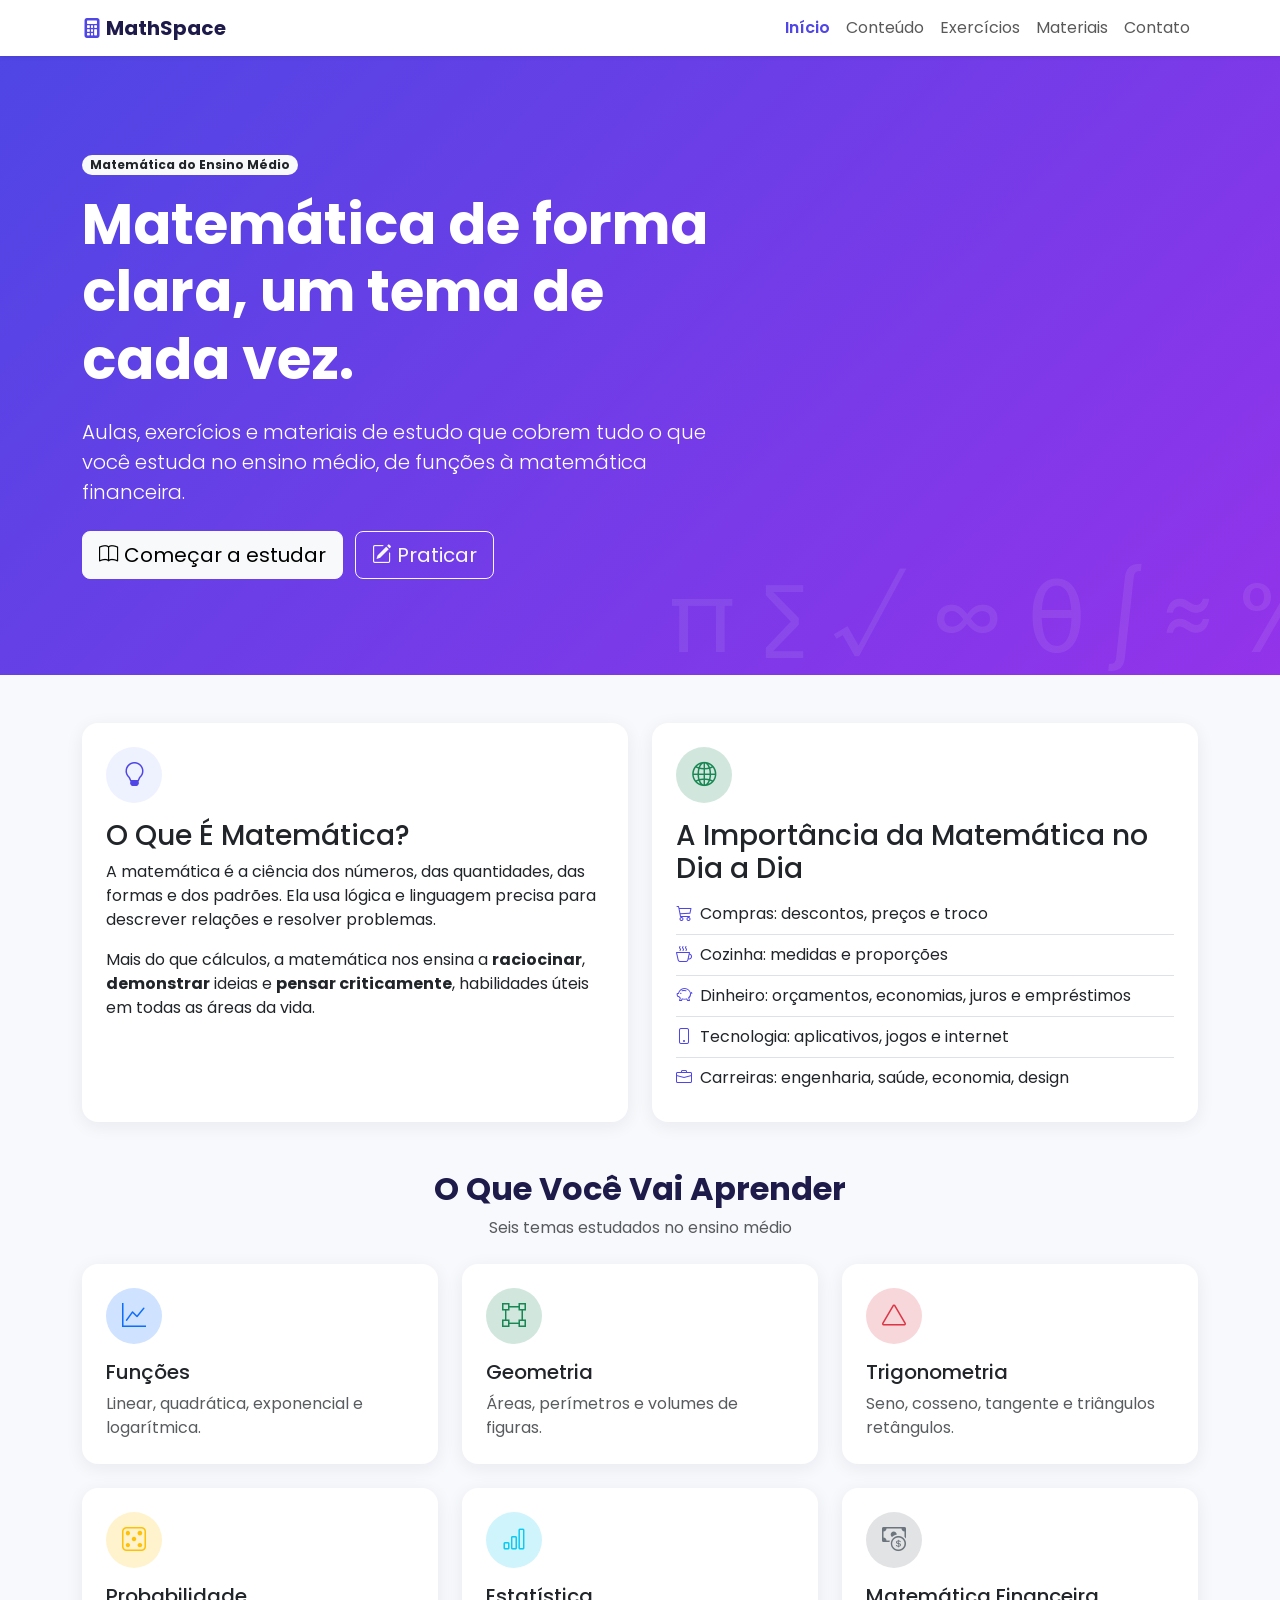
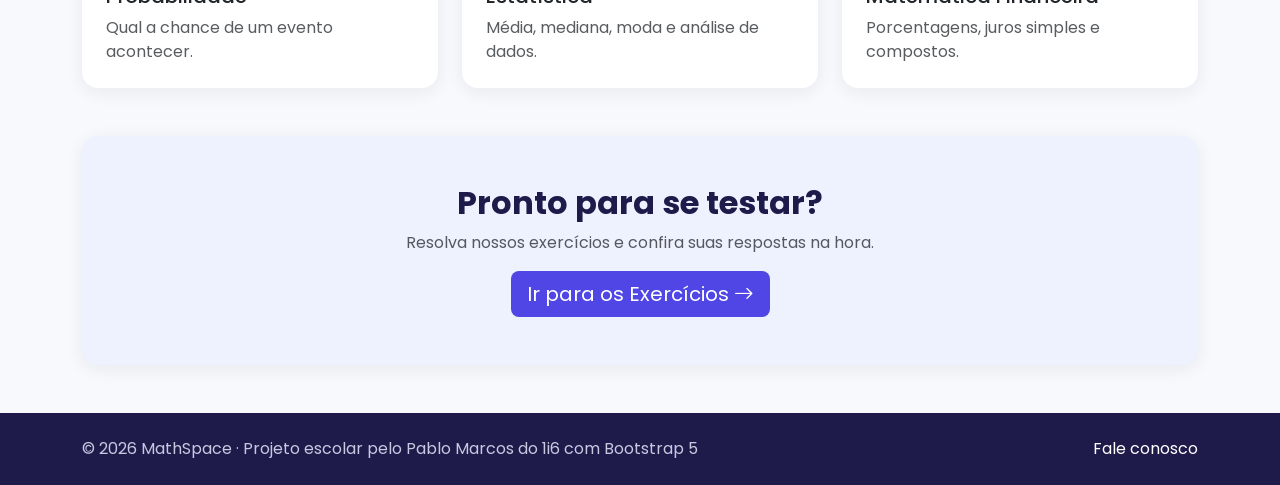
<file: index.html>
<!DOCTYPE html>
<html lang="pt-BR">
<head>
  <meta charset="UTF-8">
  <meta name="viewport" content="width=device-width, initial-scale=1">
  <title>MathSpace | Início</title>
  <link href="https://cdn.jsdelivr.net/npm/bootstrap@5.3.3/dist/css/bootstrap.min.css" rel="stylesheet">
  <link href="https://cdn.jsdelivr.net/npm/bootstrap-icons@1.11.3/font/bootstrap-icons.min.css" rel="stylesheet">
  <link href="https://fonts.googleapis.com/css2?family=Poppins:wght@400;500;600;700&display=swap" rel="stylesheet">
  <link rel="stylesheet" href="style.css">
</head>
<body>

<!-- Navbar -->
<nav class="navbar navbar-expand-lg navbar-light sticky-top shadow-sm">
  <div class="container">
    <a class="navbar-brand" href="index.html"><i class="bi bi-calculator-fill text-brand"></i> MathSpace</a>
    <button class="navbar-toggler" type="button" data-bs-toggle="collapse" data-bs-target="#mainNav" aria-label="Alternar navegação">
      <span class="navbar-toggler-icon"></span>
    </button>
    <div class="collapse navbar-collapse" id="mainNav">
      <ul class="navbar-nav ms-auto">
        <li class="nav-item"><a class="nav-link active" href="index.html">Início</a></li>
        <li class="nav-item"><a class="nav-link" href="content.html">Conteúdo</a></li>
        <li class="nav-item"><a class="nav-link" href="exercises.html">Exercícios</a></li>
        <li class="nav-item"><a class="nav-link" href="materiais.html">Materiais</a></li>
        <li class="nav-item"><a class="nav-link" href="contact.html">Contato</a></li>
      </ul>
    </div>
  </div>
</nav>

<!-- Hero -->
<header class="hero py-5">
  <div class="container py-lg-5">
    <div class="row align-items-center">
      <div class="col-lg-7">
        <span class="badge rounded-pill bg-light text-dark mb-3">Matemática do Ensino Médio</span>
        <h1 class="display-4 fw-bold">Matemática de forma clara, um tema de cada vez.</h1>
        <p class="lead my-4">Aulas, exercícios e materiais de estudo que cobrem tudo o que você estuda no ensino médio, de funções à matemática financeira.</p>
        <a href="content.html" class="btn btn-light btn-lg me-2"><i class="bi bi-book"></i> Começar a estudar</a>
        <a href="exercises.html" class="btn btn-outline-light btn-lg"><i class="bi bi-pencil-square"></i> Praticar</a>
      </div>
    </div>
  </div>
</header>

<main class="container my-5">

  <!-- Content: What is math + Importance -->
  <div class="row g-4 mb-5">
    <div class="col-lg-6">
      <div class="card h-100 p-4">
        <div class="icon-circle bg-brand-soft text-brand mb-3"><i class="bi bi-lightbulb"></i></div>
        <h2 class="h3">O Que É Matemática?</h2>
        <p>A matemática é a ciência dos números, das quantidades, das formas e dos padrões. Ela usa lógica e linguagem precisa para descrever relações e resolver problemas.</p>
        <p class="mb-0">Mais do que cálculos, a matemática nos ensina a <strong>raciocinar</strong>, <strong>demonstrar</strong> ideias e <strong>pensar criticamente</strong>, habilidades úteis em todas as áreas da vida.</p>
      </div>
    </div>
    <div class="col-lg-6">
      <div class="card h-100 p-4">
        <div class="icon-circle bg-success-subtle text-success mb-3"><i class="bi bi-globe2"></i></div>
        <h2 class="h3">A Importância da Matemática no Dia a Dia</h2>
        <ul class="list-group list-group-flush">
          <li class="list-group-item px-0"><i class="bi bi-cart3 text-brand me-2"></i>Compras: descontos, preços e troco</li>
          <li class="list-group-item px-0"><i class="bi bi-cup-hot text-brand me-2"></i>Cozinha: medidas e proporções</li>
          <li class="list-group-item px-0"><i class="bi bi-piggy-bank text-brand me-2"></i>Dinheiro: orçamentos, economias, juros e empréstimos</li>
          <li class="list-group-item px-0"><i class="bi bi-phone text-brand me-2"></i>Tecnologia: aplicativos, jogos e internet</li>
          <li class="list-group-item px-0"><i class="bi bi-briefcase text-brand me-2"></i>Carreiras: engenharia, saúde, economia, design</li>
        </ul>
      </div>
    </div>
  </div>

  <!-- Topics -->
  <div class="text-center mb-4">
    <h2 class="fw-bold">O Que Você Vai Aprender</h2>
    <p class="text-muted">Seis temas estudados no ensino médio</p>
  </div>
  <div class="row row-cols-1 row-cols-sm-2 row-cols-lg-3 g-4">
    <div class="col"><div class="card card-lift h-100 p-4 position-relative">
      <div class="icon-circle bg-primary-subtle text-primary mb-3"><i class="bi bi-graph-up"></i></div>
      <h3 class="h5">Funções</h3><p class="text-muted mb-0">Linear, quadrática, exponencial e logarítmica.</p>
      <a href="content.html#functions" class="stretched-link" aria-label="Funções"></a></div></div>
    <div class="col"><div class="card card-lift h-100 p-4 position-relative">
      <div class="icon-circle bg-success-subtle text-success mb-3"><i class="bi bi-bounding-box"></i></div>
      <h3 class="h5">Geometria</h3><p class="text-muted mb-0">Áreas, perímetros e volumes de figuras.</p>
      <a href="content.html#geometry" class="stretched-link" aria-label="Geometria"></a></div></div>
    <div class="col"><div class="card card-lift h-100 p-4 position-relative">
      <div class="icon-circle bg-danger-subtle text-danger mb-3"><i class="bi bi-triangle"></i></div>
      <h3 class="h5">Trigonometria</h3><p class="text-muted mb-0">Seno, cosseno, tangente e triângulos retângulos.</p>
      <a href="content.html#trigonometry" class="stretched-link" aria-label="Trigonometria"></a></div></div>
    <div class="col"><div class="card card-lift h-100 p-4 position-relative">
      <div class="icon-circle bg-warning-subtle text-warning mb-3"><i class="bi bi-dice-5"></i></div>
      <h3 class="h5">Probabilidade</h3><p class="text-muted mb-0">Qual a chance de um evento acontecer.</p>
      <a href="content.html#probability" class="stretched-link" aria-label="Probabilidade"></a></div></div>
    <div class="col"><div class="card card-lift h-100 p-4 position-relative">
      <div class="icon-circle bg-info-subtle text-info mb-3"><i class="bi bi-bar-chart"></i></div>
      <h3 class="h5">Estatística</h3><p class="text-muted mb-0">Média, mediana, moda e análise de dados.</p>
      <a href="content.html#statistics" class="stretched-link" aria-label="Estatística"></a></div></div>
    <div class="col"><div class="card card-lift h-100 p-4 position-relative">
      <div class="icon-circle bg-secondary-subtle text-secondary mb-3"><i class="bi bi-cash-coin"></i></div>
      <h3 class="h5">Matemática Financeira</h3><p class="text-muted mb-0">Porcentagens, juros simples e compostos.</p>
      <a href="content.html#financial" class="stretched-link" aria-label="Matemática Financeira"></a></div></div>
  </div>

  <!-- Call to action -->
  <div class="card bg-brand-soft mt-5 p-4 p-lg-5 text-center">
    <h2 class="fw-bold">Pronto para se testar?</h2>
    <p class="text-muted">Resolva nossos exercícios e confira suas respostas na hora.</p>
    <div><a href="exercises.html" class="btn btn-brand btn-lg">Ir para os Exercícios <i class="bi bi-arrow-right"></i></a></div>
  </div>
</main>

<footer class="py-4 mt-5">
  <div class="container d-flex flex-column flex-md-row justify-content-between gap-2">
    <span>© 2026 MathSpace · Projeto escolar pelo Pablo Marcos do 1i6 com Bootstrap 5</span>
    <span><a href="contact.html">Fale conosco</a></span>
  </div>
</footer>

<script src="https://cdn.jsdelivr.net/npm/bootstrap@5.3.3/dist/js/bootstrap.bundle.min.js"></script>
</body>
</html>
</file>
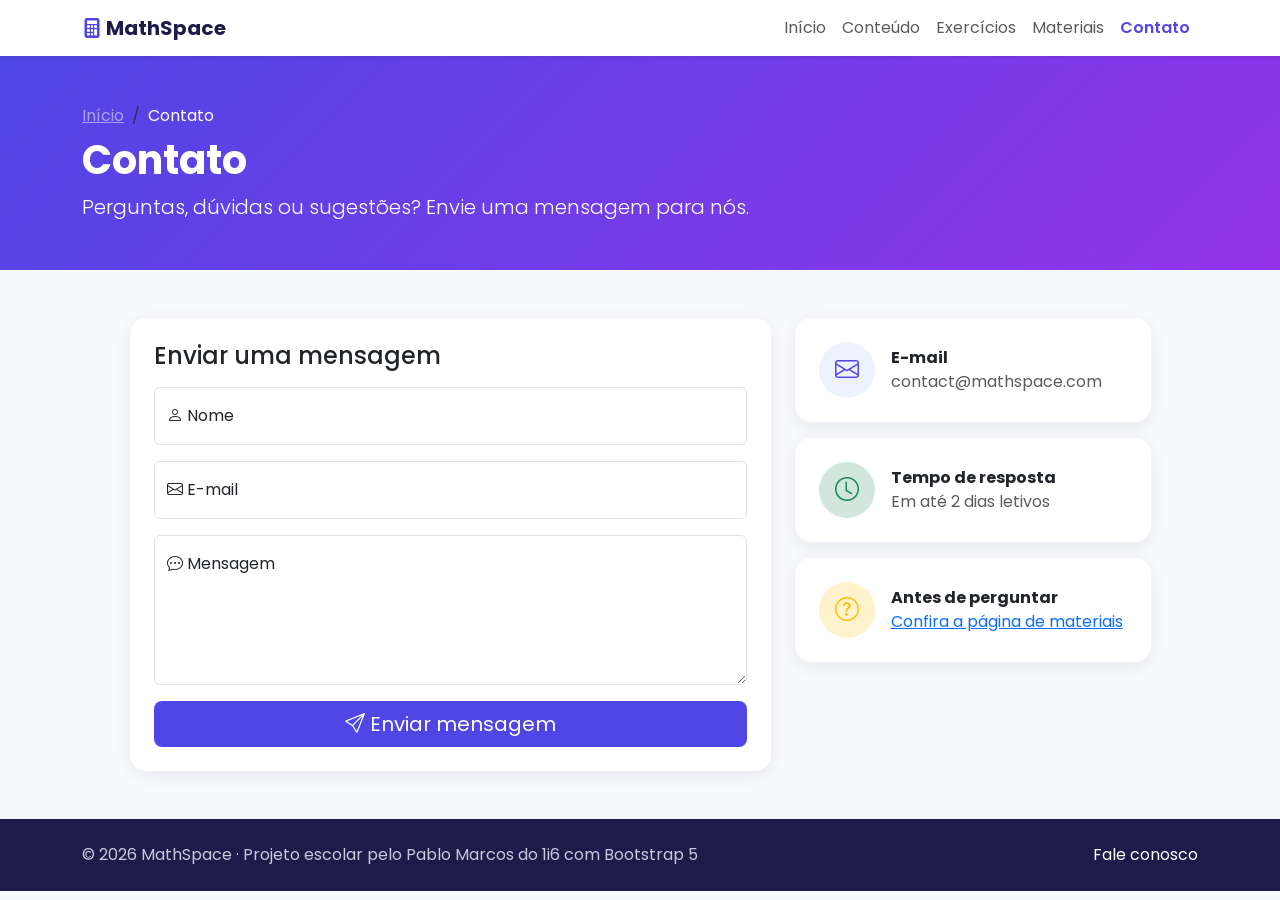
<file: contact.html>
<!DOCTYPE html>
<html lang="pt-BR">
<head>
  <meta charset="UTF-8">
  <meta name="viewport" content="width=device-width, initial-scale=1">
  <title>MathSpace | Contato</title>
  <link href="https://cdn.jsdelivr.net/npm/bootstrap@5.3.3/dist/css/bootstrap.min.css" rel="stylesheet">
  <link href="https://cdn.jsdelivr.net/npm/bootstrap-icons@1.11.3/font/bootstrap-icons.min.css" rel="stylesheet">
  <link href="https://fonts.googleapis.com/css2?family=Poppins:wght@400;500;600;700&display=swap" rel="stylesheet">
  <link rel="stylesheet" href="style.css">
</head>
<body>

<nav class="navbar navbar-expand-lg navbar-light sticky-top shadow-sm">
  <div class="container">
    <a class="navbar-brand" href="index.html"><i class="bi bi-calculator-fill text-brand"></i> MathSpace</a>
    <button class="navbar-toggler" type="button" data-bs-toggle="collapse" data-bs-target="#mainNav" aria-label="Alternar navegação">
      <span class="navbar-toggler-icon"></span>
    </button>
    <div class="collapse navbar-collapse" id="mainNav">
      <ul class="navbar-nav ms-auto">
        <li class="nav-item"><a class="nav-link" href="index.html">Início</a></li>
        <li class="nav-item"><a class="nav-link" href="content.html">Conteúdo</a></li>
        <li class="nav-item"><a class="nav-link" href="exercises.html">Exercícios</a></li>
        <li class="nav-item"><a class="nav-link" href="materiais.html">Materiais</a></li>
        <li class="nav-item"><a class="nav-link active" href="contact.html">Contato</a></li>
      </ul>
    </div>
  </div>
</nav>

<header class="page-header">
  <div class="container">
    <nav aria-label="breadcrumb"><ol class="breadcrumb mb-2">
      <li class="breadcrumb-item"><a href="index.html" class="text-white-50">Início</a></li>
      <li class="breadcrumb-item active text-white" aria-current="page">Contato</li>
    </ol></nav>
    <h1 class="fw-bold">Contato</h1>
    <p class="lead mb-0">Perguntas, dúvidas ou sugestões? Envie uma mensagem para nós.</p>
  </div>
</header>

<main class="container my-5">
  <div class="row g-4 justify-content-center">

    <!-- Contact form -->
    <div class="col-lg-7">
      <div class="card p-4">
        <h2 class="h4 mb-3">Enviar uma mensagem</h2>
        <form id="contactForm" novalidate>
          <div class="form-floating mb-3">
            <input type="text" class="form-control" id="name" placeholder="Seu nome" required minlength="2">
            <label for="name"><i class="bi bi-person"></i> Nome</label>
            <div class="invalid-feedback">Por favor, informe seu nome.</div>
          </div>
          <div class="form-floating mb-3">
            <input type="email" class="form-control" id="email" placeholder="voce@exemplo.com" required>
            <label for="email"><i class="bi bi-envelope"></i> E-mail</label>
            <div class="invalid-feedback">Por favor, informe um endereço de e-mail válido.</div>
          </div>
          <div class="form-floating mb-3">
            <textarea class="form-control" id="message" placeholder="Sua mensagem" style="height: 150px" required minlength="10"></textarea>
            <label for="message"><i class="bi bi-chat-dots"></i> Mensagem</label>
            <div class="invalid-feedback">Por favor, escreva uma mensagem (mínimo de 10 caracteres).</div>
          </div>
          <button type="submit" class="btn btn-brand btn-lg w-100"><i class="bi bi-send"></i> Enviar mensagem</button>
        </form>
      </div>
    </div>

    <!-- Info cards -->
    <div class="col-lg-4">
      <div class="card p-4 mb-3">
        <div class="d-flex gap-3 align-items-center">
          <div class="icon-circle bg-brand-soft text-brand"><i class="bi bi-envelope"></i></div>
          <div><strong>E-mail</strong><br><span class="text-muted">contact@mathspace.com</span></div>
        </div>
      </div>
      <div class="card p-4 mb-3">
        <div class="d-flex gap-3 align-items-center">
          <div class="icon-circle bg-success-subtle text-success"><i class="bi bi-clock"></i></div>
          <div><strong>Tempo de resposta</strong><br><span class="text-muted">Em até 2 dias letivos</span></div>
        </div>
      </div>
      <div class="card p-4">
        <div class="d-flex gap-3 align-items-center">
          <div class="icon-circle bg-warning-subtle text-warning"><i class="bi bi-question-circle"></i></div>
          <div><strong>Antes de perguntar</strong><br><a href="materiais.html">Confira a página de materiais</a></div>
        </div>
      </div>
    </div>
  </div>
</main>

<!-- Toast shown after sending -->
<div class="toast-container position-fixed bottom-0 end-0 p-3">
  <div id="sentToast" class="toast text-bg-success border-0" role="alert">
    <div class="d-flex">
      <div class="toast-body"><i class="bi bi-check-circle-fill"></i> Obrigado! Sua mensagem foi enviada.</div>
      <button type="button" class="btn-close btn-close-white me-2 m-auto" data-bs-dismiss="toast"></button>
    </div>
  </div>
</div>

<footer class="py-4">
  <div class="container d-flex flex-column flex-md-row justify-content-between gap-2">
    <span>© 2026 MathSpace · Projeto escolar pelo Pablo Marcos do 1i6 com Bootstrap 5</span>
    <span><a href="contact.html">Fale conosco</a></span>
  </div>
</footer>

<script src="https://cdn.jsdelivr.net/npm/bootstrap@5.3.3/dist/js/bootstrap.bundle.min.js"></script>
<script>
  const form = document.getElementById('contactForm');
  form.addEventListener('submit', (e) => {
    e.preventDefault();
    if (!form.checkValidity()) {
      form.classList.add('was-validated');
      return;
    }
    bootstrap.Toast.getOrCreateInstance(document.getElementById('sentToast')).show();
    form.reset();
    form.classList.remove('was-validated');
  });
</script>
</body>
</html>
</file>
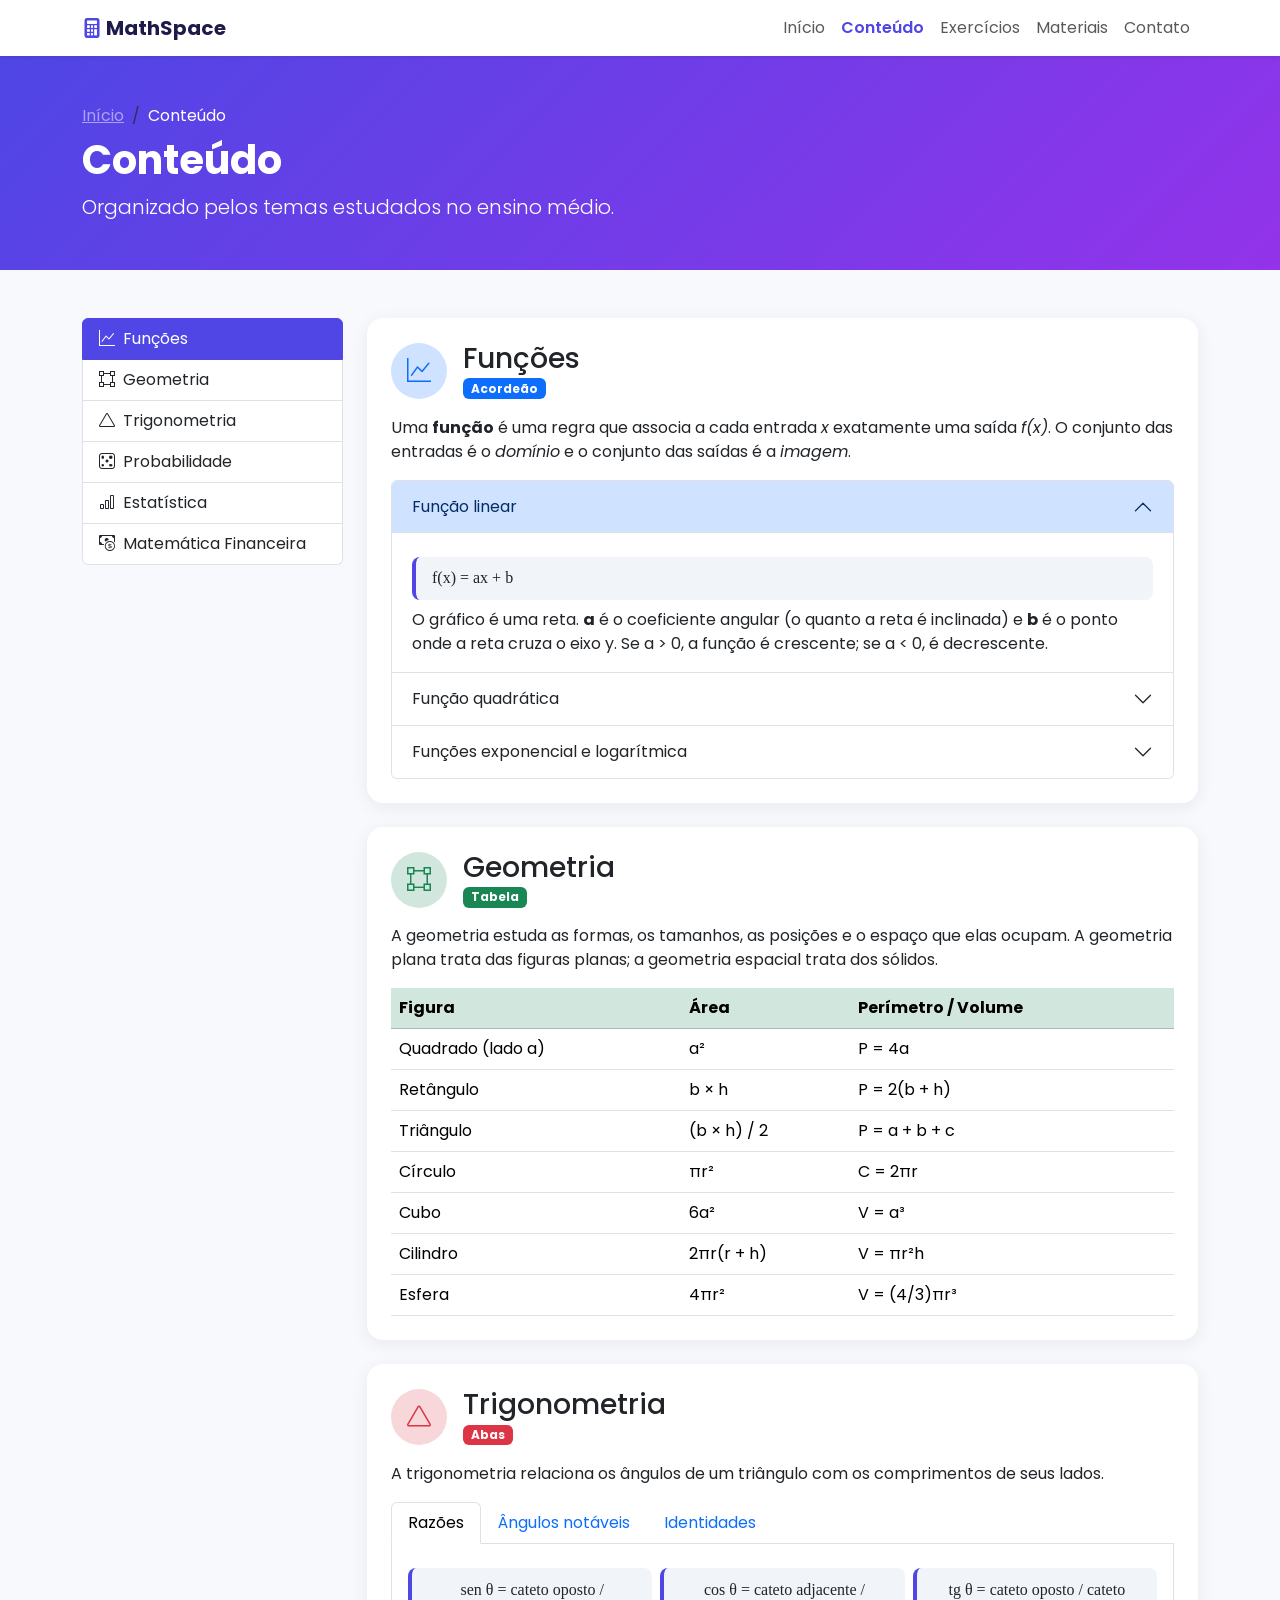
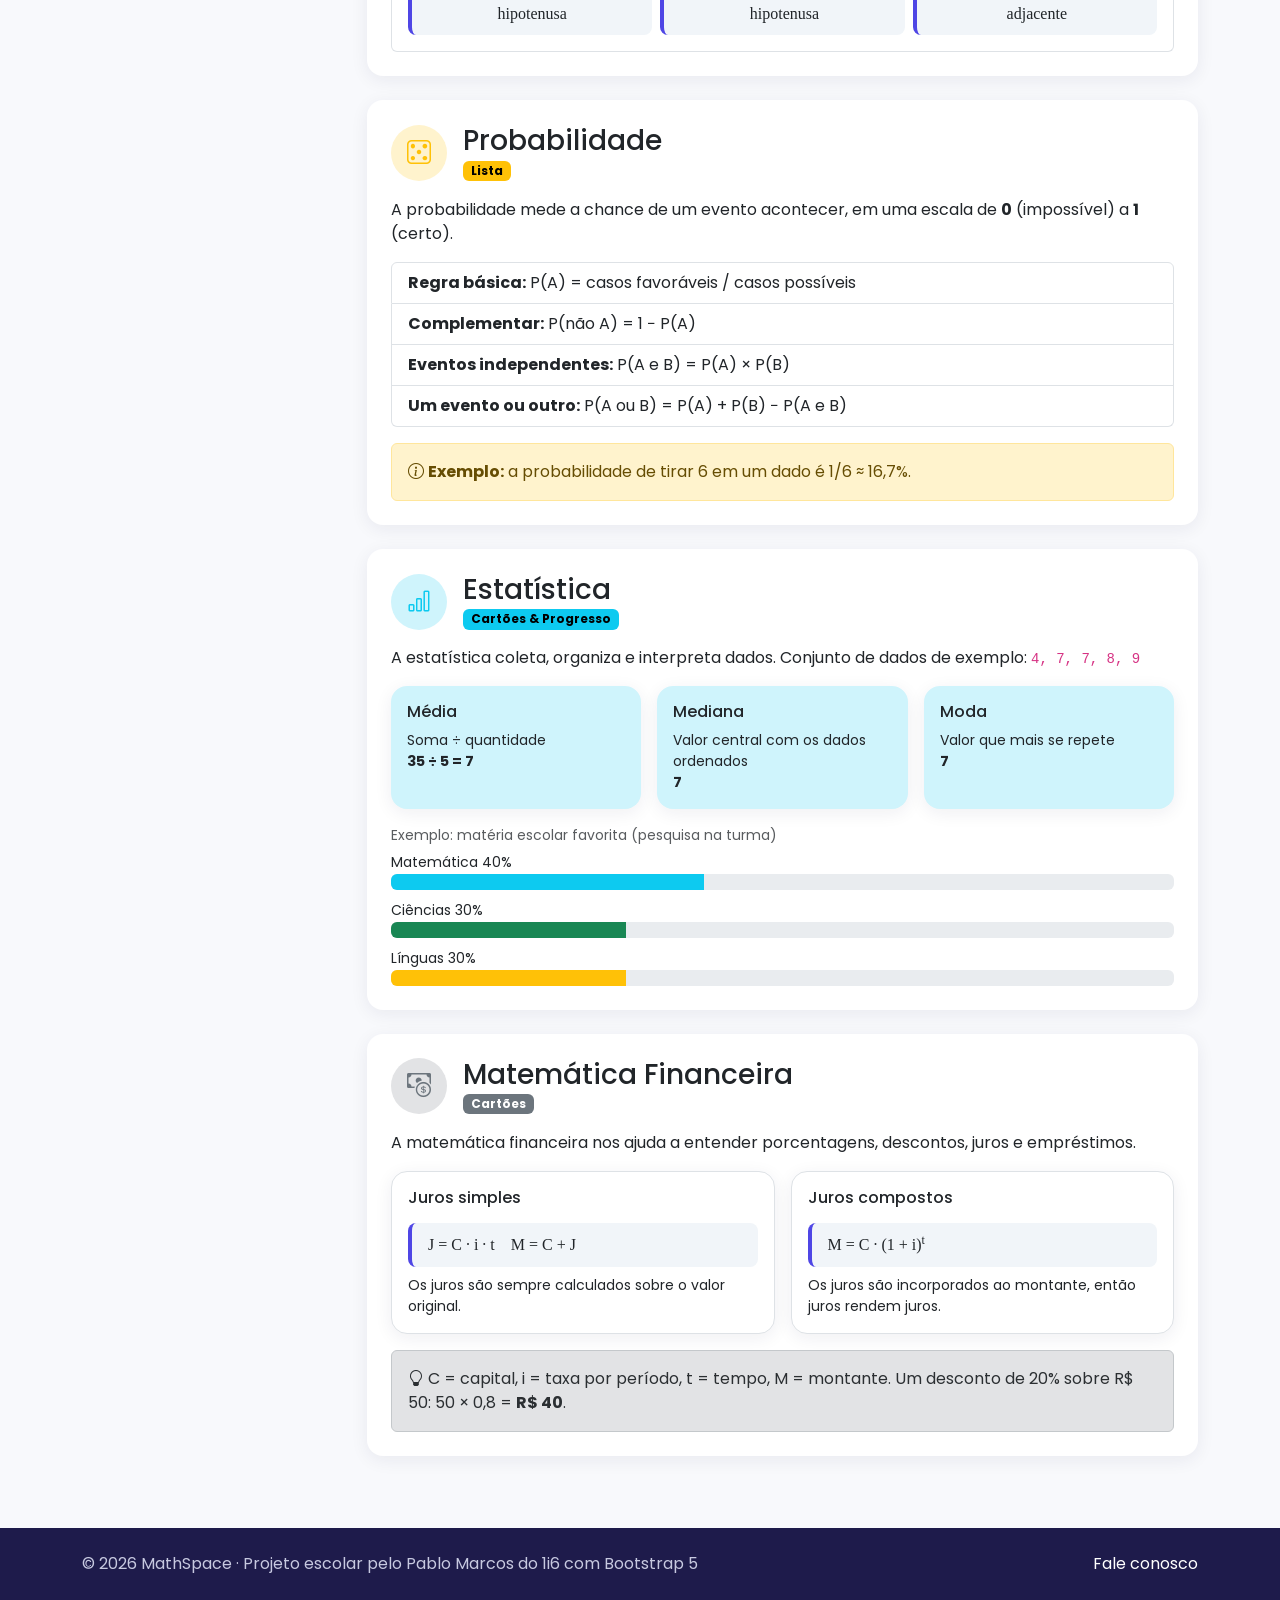
<file: content.html>
<!DOCTYPE html>
<html lang="pt-BR">
<head>
  <meta charset="UTF-8">
  <meta name="viewport" content="width=device-width, initial-scale=1">
  <title>MathSpace | Conteúdo</title>
  <link href="https://cdn.jsdelivr.net/npm/bootstrap@5.3.3/dist/css/bootstrap.min.css" rel="stylesheet">
  <link href="https://cdn.jsdelivr.net/npm/bootstrap-icons@1.11.3/font/bootstrap-icons.min.css" rel="stylesheet">
  <link href="https://fonts.googleapis.com/css2?family=Poppins:wght@400;500;600;700&display=swap" rel="stylesheet">
  <link rel="stylesheet" href="style.css">
</head>
<body data-bs-spy="scroll" data-bs-target="#topicNav" data-bs-offset="100" tabindex="0">

<nav class="navbar navbar-expand-lg navbar-light sticky-top shadow-sm">
  <div class="container">
    <a class="navbar-brand" href="index.html"><i class="bi bi-calculator-fill text-brand"></i> MathSpace</a>
    <button class="navbar-toggler" type="button" data-bs-toggle="collapse" data-bs-target="#mainNav" aria-label="Alternar navegação">
      <span class="navbar-toggler-icon"></span>
    </button>
    <div class="collapse navbar-collapse" id="mainNav">
      <ul class="navbar-nav ms-auto">
        <li class="nav-item"><a class="nav-link" href="index.html">Início</a></li>
        <li class="nav-item"><a class="nav-link active" href="content.html">Conteúdo</a></li>
        <li class="nav-item"><a class="nav-link" href="exercises.html">Exercícios</a></li>
        <li class="nav-item"><a class="nav-link" href="materiais.html">Materiais</a></li>
        <li class="nav-item"><a class="nav-link" href="contact.html">Contato</a></li>
      </ul>
    </div>
  </div>
</nav>

<header class="page-header">
  <div class="container">
    <nav aria-label="breadcrumb"><ol class="breadcrumb mb-2">
      <li class="breadcrumb-item"><a href="index.html" class="text-white-50">Início</a></li>
      <li class="breadcrumb-item active text-white" aria-current="page">Conteúdo</li>
    </ol></nav>
    <h1 class="fw-bold">Conteúdo</h1>
    <p class="lead mb-0">Organizado pelos temas estudados no ensino médio.</p>
  </div>
</header>

<div class="container my-5">
  <div class="row g-4">

    <!-- Side navigation (List Group + Scrollspy) -->
    <aside class="col-lg-3">
      <div id="topicNav" class="list-group topic-nav sticky-lg-top" style="top: 90px;">
        <a class="list-group-item list-group-item-action" href="#functions"><i class="bi bi-graph-up me-2"></i>Funções</a>
        <a class="list-group-item list-group-item-action" href="#geometry"><i class="bi bi-bounding-box me-2"></i>Geometria</a>
        <a class="list-group-item list-group-item-action" href="#trigonometry"><i class="bi bi-triangle me-2"></i>Trigonometria</a>
        <a class="list-group-item list-group-item-action" href="#probability"><i class="bi bi-dice-5 me-2"></i>Probabilidade</a>
        <a class="list-group-item list-group-item-action" href="#statistics"><i class="bi bi-bar-chart me-2"></i>Estatística</a>
        <a class="list-group-item list-group-item-action" href="#financial"><i class="bi bi-cash-coin me-2"></i>Matemática Financeira</a>
      </div>
    </aside>

    <div class="col-lg-9">

      <!-- FUNCTIONS: Accordion -->
      <section id="functions" class="topic card p-4 mb-4">
        <div class="d-flex align-items-center gap-3 mb-3">
          <div class="icon-circle bg-primary-subtle text-primary"><i class="bi bi-graph-up"></i></div>
          <div><h2 class="h3 mb-0">Funções</h2><span class="badge text-bg-primary">Acordeão</span></div>
        </div>
        <p>Uma <strong>função</strong> é uma regra que associa a cada entrada <em>x</em> exatamente uma saída <em>f(x)</em>. O conjunto das entradas é o <em>domínio</em> e o conjunto das saídas é a <em>imagem</em>.</p>
        <div class="accordion" id="accFunctions">
          <div class="accordion-item">
            <h3 class="accordion-header"><button class="accordion-button" type="button" data-bs-toggle="collapse" data-bs-target="#fn1">Função linear</button></h3>
            <div id="fn1" class="accordion-collapse collapse show" data-bs-parent="#accFunctions"><div class="accordion-body">
              <div class="formula">f(x) = ax + b</div>
              O gráfico é uma reta. <strong>a</strong> é o coeficiente angular (o quanto a reta é inclinada) e <strong>b</strong> é o ponto onde a reta cruza o eixo y. Se a &gt; 0, a função é crescente; se a &lt; 0, é decrescente.
            </div></div>
          </div>
          <div class="accordion-item">
            <h3 class="accordion-header"><button class="accordion-button collapsed" type="button" data-bs-toggle="collapse" data-bs-target="#fn2">Função quadrática</button></h3>
            <div id="fn2" class="accordion-collapse collapse" data-bs-parent="#accFunctions"><div class="accordion-body">
              <div class="formula">f(x) = ax² + bx + c &nbsp;&nbsp;|&nbsp;&nbsp; x = (−b ± √Δ) / 2a, &nbsp;Δ = b² − 4ac</div>
              O gráfico é uma parábola. Se a &gt; 0, a concavidade é voltada para cima; se a &lt; 0, é voltada para baixo. O vértice está em x = −b / 2a.
            </div></div>
          </div>
          <div class="accordion-item">
            <h3 class="accordion-header"><button class="accordion-button collapsed" type="button" data-bs-toggle="collapse" data-bs-target="#fn3">Funções exponencial e logarítmica</button></h3>
            <div id="fn3" class="accordion-collapse collapse" data-bs-parent="#accFunctions"><div class="accordion-body">
              <div class="formula">f(x) = aˣ &nbsp;&nbsp;|&nbsp;&nbsp; log<sub>a</sub>(b) = c ⇔ aᶜ = b</div>
              As funções exponenciais modelam crescimento ou decaimento rápido (populações, juros). O logaritmo é a função inversa da exponencial.
            </div></div>
          </div>
        </div>
      </section>

      <!-- GEOMETRY: Table -->
      <section id="geometry" class="topic card p-4 mb-4">
        <div class="d-flex align-items-center gap-3 mb-3">
          <div class="icon-circle bg-success-subtle text-success"><i class="bi bi-bounding-box"></i></div>
          <div><h2 class="h3 mb-0">Geometria</h2><span class="badge text-bg-success">Tabela</span></div>
        </div>
        <p>A geometria estuda as formas, os tamanhos, as posições e o espaço que elas ocupam. A geometria plana trata das figuras planas; a geometria espacial trata dos sólidos.</p>
        <div class="table-responsive">
          <table class="table table-hover align-middle mb-0">
            <thead class="table-success"><tr><th>Figura</th><th>Área</th><th>Perímetro / Volume</th></tr></thead>
            <tbody>
              <tr><td>Quadrado (lado a)</td><td>a²</td><td>P = 4a</td></tr>
              <tr><td>Retângulo</td><td>b × h</td><td>P = 2(b + h)</td></tr>
              <tr><td>Triângulo</td><td>(b × h) / 2</td><td>P = a + b + c</td></tr>
              <tr><td>Círculo</td><td>πr²</td><td>C = 2πr</td></tr>
              <tr><td>Cubo</td><td>6a²</td><td>V = a³</td></tr>
              <tr><td>Cilindro</td><td>2πr(r + h)</td><td>V = πr²h</td></tr>
              <tr><td>Esfera</td><td>4πr²</td><td>V = (4/3)πr³</td></tr>
            </tbody>
          </table>
        </div>
      </section>

      <!-- TRIGONOMETRY: Tabs -->
      <section id="trigonometry" class="topic card p-4 mb-4">
        <div class="d-flex align-items-center gap-3 mb-3">
          <div class="icon-circle bg-danger-subtle text-danger"><i class="bi bi-triangle"></i></div>
          <div><h2 class="h3 mb-0">Trigonometria</h2><span class="badge text-bg-danger">Abas</span></div>
        </div>
        <p>A trigonometria relaciona os ângulos de um triângulo com os comprimentos de seus lados.</p>
        <ul class="nav nav-tabs" role="tablist">
          <li class="nav-item"><button class="nav-link active" data-bs-toggle="tab" data-bs-target="#trig1" type="button">Razões</button></li>
          <li class="nav-item"><button class="nav-link" data-bs-toggle="tab" data-bs-target="#trig2" type="button">Ângulos notáveis</button></li>
          <li class="nav-item"><button class="nav-link" data-bs-toggle="tab" data-bs-target="#trig3" type="button">Identidades</button></li>
        </ul>
        <div class="tab-content border border-top-0 rounded-bottom p-3">
          <div class="tab-pane fade show active" id="trig1">
            <div class="row text-center g-2">
              <div class="col-md-4"><div class="formula mb-0">sen θ = cateto oposto / hipotenusa</div></div>
              <div class="col-md-4"><div class="formula mb-0">cos θ = cateto adjacente / hipotenusa</div></div>
              <div class="col-md-4"><div class="formula mb-0">tg θ = cateto oposto / cateto adjacente</div></div>
            </div>
          </div>
          <div class="tab-pane fade" id="trig2">
            <table class="table table-sm text-center mb-0">
              <thead><tr><th></th><th>30°</th><th>45°</th><th>60°</th></tr></thead>
              <tbody>
                <tr><th>sen</th><td>1/2</td><td>√2/2</td><td>√3/2</td></tr>
                <tr><th>cos</th><td>√3/2</td><td>√2/2</td><td>1/2</td></tr>
                <tr><th>tg</th><td>√3/3</td><td>1</td><td>√3</td></tr>
              </tbody>
            </table>
          </div>
          <div class="tab-pane fade" id="trig3">
            <div class="formula">sen²θ + cos²θ = 1</div>
            <div class="formula">tg θ = sen θ / cos θ</div>
            <div class="formula">Lei dos senos: a / sen A = b / sen B = c / sen C</div>
          </div>
        </div>
      </section>

      <!-- PROBABILITY: List group + Alert -->
      <section id="probability" class="topic card p-4 mb-4">
        <div class="d-flex align-items-center gap-3 mb-3">
          <div class="icon-circle bg-warning-subtle text-warning"><i class="bi bi-dice-5"></i></div>
          <div><h2 class="h3 mb-0">Probabilidade</h2><span class="badge text-bg-warning">Lista</span></div>
        </div>
        <p>A probabilidade mede a chance de um evento acontecer, em uma escala de <strong>0</strong> (impossível) a <strong>1</strong> (certo).</p>
        <ul class="list-group mb-3">
          <li class="list-group-item"><strong>Regra básica:</strong> P(A) = casos favoráveis / casos possíveis</li>
          <li class="list-group-item"><strong>Complementar:</strong> P(não A) = 1 − P(A)</li>
          <li class="list-group-item"><strong>Eventos independentes:</strong> P(A e B) = P(A) × P(B)</li>
          <li class="list-group-item"><strong>Um evento ou outro:</strong> P(A ou B) = P(A) + P(B) − P(A e B)</li>
        </ul>
        <div class="alert alert-warning mb-0"><i class="bi bi-info-circle me-1"></i><strong>Exemplo:</strong> a probabilidade de tirar 6 em um dado é 1/6 ≈ 16,7%.</div>
      </section>

      <!-- STATISTICS: Cards + Progress -->
      <section id="statistics" class="topic card p-4 mb-4">
        <div class="d-flex align-items-center gap-3 mb-3">
          <div class="icon-circle bg-info-subtle text-info"><i class="bi bi-bar-chart"></i></div>
          <div><h2 class="h3 mb-0">Estatística</h2><span class="badge text-bg-info">Cartões &amp; Progresso</span></div>
        </div>
        <p>A estatística coleta, organiza e interpreta dados. Conjunto de dados de exemplo: <code>4, 7, 7, 8, 9</code></p>
        <div class="row g-3 mb-3">
          <div class="col-md-4"><div class="card bg-info-subtle h-100 p-3"><h3 class="h6">Média</h3><p class="mb-0 small">Soma ÷ quantidade<br><strong>35 ÷ 5 = 7</strong></p></div></div>
          <div class="col-md-4"><div class="card bg-info-subtle h-100 p-3"><h3 class="h6">Mediana</h3><p class="mb-0 small">Valor central com os dados ordenados<br><strong>7</strong></p></div></div>
          <div class="col-md-4"><div class="card bg-info-subtle h-100 p-3"><h3 class="h6">Moda</h3><p class="mb-0 small">Valor que mais se repete<br><strong>7</strong></p></div></div>
        </div>
        <p class="small text-muted mb-1">Exemplo: matéria escolar favorita (pesquisa na turma)</p>
        <div class="mb-2"><small>Matemática 40%</small><div class="progress"><div class="progress-bar bg-info" style="width: 40%"></div></div></div>
        <div class="mb-2"><small>Ciências 30%</small><div class="progress"><div class="progress-bar bg-success" style="width: 30%"></div></div></div>
        <div><small>Línguas 30%</small><div class="progress"><div class="progress-bar bg-warning" style="width: 30%"></div></div></div>
      </section>

      <!-- FINANCIAL: Cards + Alert -->
      <section id="financial" class="topic card p-4 mb-4">
        <div class="d-flex align-items-center gap-3 mb-3">
          <div class="icon-circle bg-secondary-subtle text-secondary"><i class="bi bi-cash-coin"></i></div>
          <div><h2 class="h3 mb-0">Matemática Financeira</h2><span class="badge text-bg-secondary">Cartões</span></div>
        </div>
        <p>A matemática financeira nos ajuda a entender porcentagens, descontos, juros e empréstimos.</p>
        <div class="row g-3">
          <div class="col-md-6"><div class="card border h-100 p-3">
            <h3 class="h6">Juros simples</h3>
            <div class="formula">J = C · i · t &nbsp;&nbsp; M = C + J</div>
            <p class="small mb-0">Os juros são sempre calculados sobre o valor original.</p>
          </div></div>
          <div class="col-md-6"><div class="card border h-100 p-3">
            <h3 class="h6">Juros compostos</h3>
            <div class="formula">M = C · (1 + i)<sup>t</sup></div>
            <p class="small mb-0">Os juros são incorporados ao montante, então juros rendem juros.</p>
          </div></div>
        </div>
        <div class="alert alert-secondary mt-3 mb-0"><i class="bi bi-lightbulb me-1"></i>C = capital, i = taxa por período, t = tempo, M = montante. Um desconto de 20% sobre R$ 50: 50 × 0,8 = <strong>R$ 40</strong>.</div>
      </section>

    </div>
  </div>
</div>

<footer class="py-4">
  <div class="container d-flex flex-column flex-md-row justify-content-between gap-2">
    <span>© 2026 MathSpace · Projeto escolar pelo Pablo Marcos do 1i6 com Bootstrap 5</span>
    <span><a href="contact.html">Fale conosco</a></span>
  </div>
</footer>

<script src="https://cdn.jsdelivr.net/npm/bootstrap@5.3.3/dist/js/bootstrap.bundle.min.js"></script>
</body>
</html>
</file>
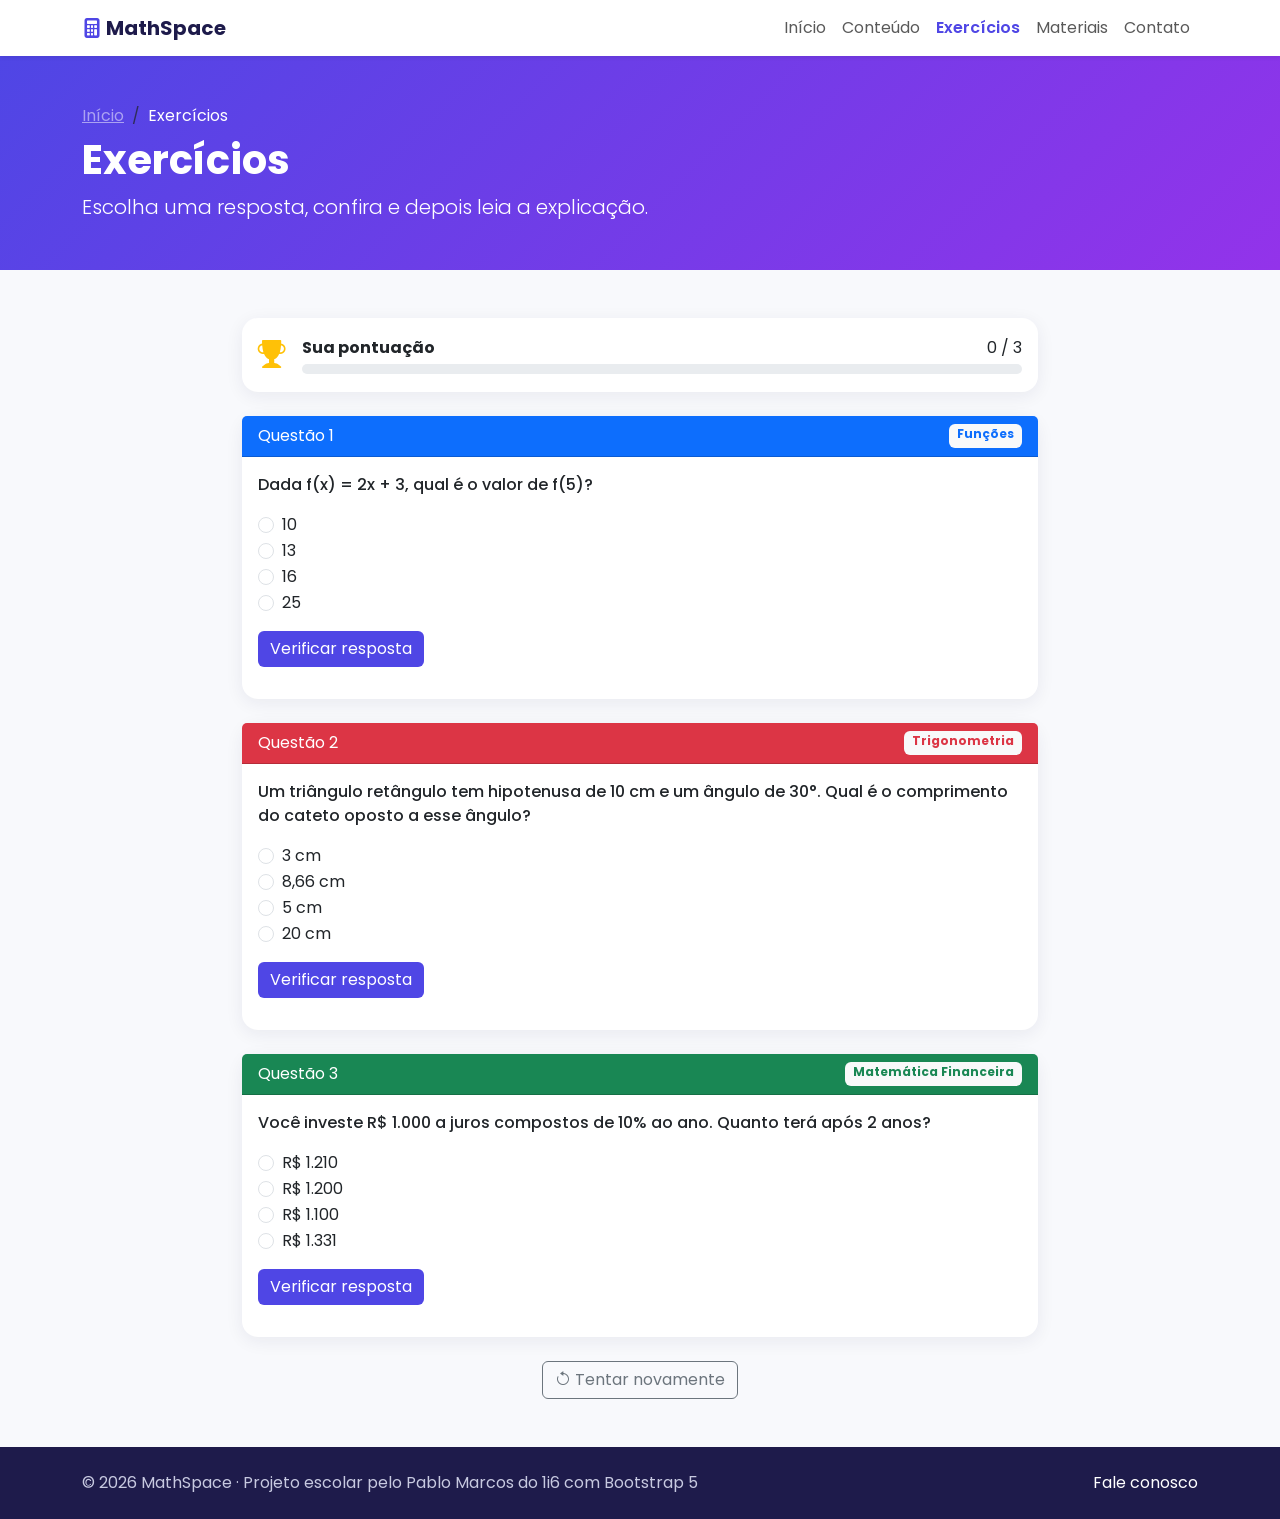
<file: exercises.html>
<!DOCTYPE html>
<html lang="pt-BR">
<head>
  <meta charset="UTF-8">
  <meta name="viewport" content="width=device-width, initial-scale=1">
  <title>MathSpace | Exercícios</title>
  <link href="https://cdn.jsdelivr.net/npm/bootstrap@5.3.3/dist/css/bootstrap.min.css" rel="stylesheet">
  <link href="https://cdn.jsdelivr.net/npm/bootstrap-icons@1.11.3/font/bootstrap-icons.min.css" rel="stylesheet">
  <link href="https://fonts.googleapis.com/css2?family=Poppins:wght@400;500;600;700&display=swap" rel="stylesheet">
  <link rel="stylesheet" href="style.css">
</head>
<body>

<nav class="navbar navbar-expand-lg navbar-light sticky-top shadow-sm">
  <div class="container">
    <a class="navbar-brand" href="index.html"><i class="bi bi-calculator-fill text-brand"></i> MathSpace</a>
    <button class="navbar-toggler" type="button" data-bs-toggle="collapse" data-bs-target="#mainNav" aria-label="Alternar navegação">
      <span class="navbar-toggler-icon"></span>
    </button>
    <div class="collapse navbar-collapse" id="mainNav">
      <ul class="navbar-nav ms-auto">
        <li class="nav-item"><a class="nav-link" href="index.html">Início</a></li>
        <li class="nav-item"><a class="nav-link" href="content.html">Conteúdo</a></li>
        <li class="nav-item"><a class="nav-link active" href="exercises.html">Exercícios</a></li>
        <li class="nav-item"><a class="nav-link" href="materiais.html">Materiais</a></li>
        <li class="nav-item"><a class="nav-link" href="contact.html">Contato</a></li>
      </ul>
    </div>
  </div>
</nav>

<header class="page-header">
  <div class="container">
    <nav aria-label="breadcrumb"><ol class="breadcrumb mb-2">
      <li class="breadcrumb-item"><a href="index.html" class="text-white-50">Início</a></li>
      <li class="breadcrumb-item active text-white" aria-current="page">Exercícios</li>
    </ol></nav>
    <h1 class="fw-bold">Exercícios</h1>
    <p class="lead mb-0">Escolha uma resposta, confira e depois leia a explicação.</p>
  </div>
</header>

<div class="container my-5" style="max-width: 820px;">

  <!-- Score -->
  <div class="card p-3 mb-4 d-flex flex-row align-items-center gap-3">
    <i class="bi bi-trophy-fill text-warning fs-3"></i>
    <div class="flex-grow-1">
      <div class="d-flex justify-content-between"><strong>Sua pontuação</strong><span id="scoreText">0 / 3</span></div>
      <div class="progress mt-1" style="height: 10px;"><div id="scoreBar" class="progress-bar bg-success" style="width: 0%"></div></div>
    </div>
  </div>

  <!-- Question 1 -->
  <div class="card mb-4 question" data-correct="b">
    <div class="card-header bg-primary text-white d-flex justify-content-between">
      <span>Questão 1</span><span class="badge bg-light text-primary">Funções</span>
    </div>
    <div class="card-body">
      <p class="fw-medium">Dada f(x) = 2x + 3, qual é o valor de f(5)?</p>
      <div class="form-check"><input class="form-check-input" type="radio" name="q1" id="q1a" value="a"><label class="form-check-label option-label" for="q1a">10</label></div>
      <div class="form-check"><input class="form-check-input" type="radio" name="q1" id="q1b" value="b"><label class="form-check-label option-label" for="q1b">13</label></div>
      <div class="form-check"><input class="form-check-input" type="radio" name="q1" id="q1c" value="c"><label class="form-check-label option-label" for="q1c">16</label></div>
      <div class="form-check mb-3"><input class="form-check-input" type="radio" name="q1" id="q1d" value="d"><label class="form-check-label option-label" for="q1d">25</label></div>
      <button class="btn btn-brand check-btn">Verificar resposta</button>
      <div class="feedback mt-3"></div>
      <div class="collapse mt-2 answer"><div class="alert alert-light border mb-0">
        <strong>Resposta:</strong> f(5) = 2 · 5 + 3 = 10 + 3 = <strong>13</strong>.
      </div></div>
    </div>
  </div>

  <!-- Question 2 -->
  <div class="card mb-4 question" data-correct="c">
    <div class="card-header bg-danger text-white d-flex justify-content-between">
      <span>Questão 2</span><span class="badge bg-light text-danger">Trigonometria</span>
    </div>
    <div class="card-body">
      <p class="fw-medium">Um triângulo retângulo tem hipotenusa de 10 cm e um ângulo de 30°. Qual é o comprimento do cateto oposto a esse ângulo?</p>
      <div class="form-check"><input class="form-check-input" type="radio" name="q2" id="q2a" value="a"><label class="form-check-label option-label" for="q2a">3 cm</label></div>
      <div class="form-check"><input class="form-check-input" type="radio" name="q2" id="q2b" value="b"><label class="form-check-label option-label" for="q2b">8,66 cm</label></div>
      <div class="form-check"><input class="form-check-input" type="radio" name="q2" id="q2c" value="c"><label class="form-check-label option-label" for="q2c">5 cm</label></div>
      <div class="form-check mb-3"><input class="form-check-input" type="radio" name="q2" id="q2d" value="d"><label class="form-check-label option-label" for="q2d">20 cm</label></div>
      <button class="btn btn-brand check-btn">Verificar resposta</button>
      <div class="feedback mt-3"></div>
      <div class="collapse mt-2 answer"><div class="alert alert-light border mb-0">
        <strong>Resposta:</strong> sen 30° = cateto oposto / hipotenusa → cateto oposto = 10 · ½ = <strong>5 cm</strong>.
      </div></div>
    </div>
  </div>

  <!-- Question 3 -->
  <div class="card mb-4 question" data-correct="a">
    <div class="card-header bg-success text-white d-flex justify-content-between">
      <span>Questão 3</span><span class="badge bg-light text-success">Matemática Financeira</span>
    </div>
    <div class="card-body">
      <p class="fw-medium">Você investe R$ 1.000 a juros compostos de 10% ao ano. Quanto terá após 2 anos?</p>
      <div class="form-check"><input class="form-check-input" type="radio" name="q3" id="q3a" value="a"><label class="form-check-label option-label" for="q3a">R$ 1.210</label></div>
      <div class="form-check"><input class="form-check-input" type="radio" name="q3" id="q3b" value="b"><label class="form-check-label option-label" for="q3b">R$ 1.200</label></div>
      <div class="form-check"><input class="form-check-input" type="radio" name="q3" id="q3c" value="c"><label class="form-check-label option-label" for="q3c">R$ 1.100</label></div>
      <div class="form-check mb-3"><input class="form-check-input" type="radio" name="q3" id="q3d" value="d"><label class="form-check-label option-label" for="q3d">R$ 1.331</label></div>
      <button class="btn btn-brand check-btn">Verificar resposta</button>
      <div class="feedback mt-3"></div>
      <div class="collapse mt-2 answer"><div class="alert alert-light border mb-0">
        <strong>Resposta:</strong> M = 1000 · (1 + 0,10)² = 1000 · 1,21 = <strong>R$ 1.210</strong>. (Com juros simples, o resultado seria apenas R$ 1.200.)
      </div></div>
    </div>
  </div>

  <div class="text-center">
    <button id="resetBtn" class="btn btn-outline-secondary"><i class="bi bi-arrow-counterclockwise"></i> Tentar novamente</button>
  </div>
</div>

<footer class="py-4">
  <div class="container d-flex flex-column flex-md-row justify-content-between gap-2">
    <span>© 2026 MathSpace · Projeto escolar pelo Pablo Marcos do 1i6 com Bootstrap 5</span>
    <span><a href="contact.html">Fale conosco</a></span>
  </div>
</footer>

<script src="https://cdn.jsdelivr.net/npm/bootstrap@5.3.3/dist/js/bootstrap.bundle.min.js"></script>
<script>
  const questions = document.querySelectorAll('.question');
  const answered = new Set();
  let score = 0;

  function updateScore() {
    document.getElementById('scoreText').textContent = score + ' / ' + questions.length;
    document.getElementById('scoreBar').style.width = (score / questions.length * 100) + '%';
  }

  questions.forEach((q, i) => {
    q.querySelector('.check-btn').addEventListener('click', () => {
      const chosen = q.querySelector('input:checked');
      const feedback = q.querySelector('.feedback');
      if (!chosen) {
        feedback.innerHTML = '<div class="alert alert-warning mb-0">Por favor, escolha uma resposta primeiro.</div>';
        return;
      }
      const correct = chosen.value === q.dataset.correct;
      feedback.innerHTML = correct
        ? '<div class="alert alert-success mb-0"><i class="bi bi-check-circle-fill"></i> Correto! Muito bem.</div>'
        : '<div class="alert alert-danger mb-0"><i class="bi bi-x-circle-fill"></i> Não foi dessa vez. Veja a resposta abaixo.</div>';
      if (!answered.has(i)) {
        answered.add(i);
        if (correct) score++;
        updateScore();
      }
      q.querySelectorAll('input').forEach(input => input.disabled = true);
      bootstrap.Collapse.getOrCreateInstance(q.querySelector('.answer')).show();
    });
  });

  document.getElementById('resetBtn').addEventListener('click', () => {
    score = 0;
    answered.clear();
    updateScore();
    questions.forEach(q => {
      q.querySelectorAll('input').forEach(input => { input.checked = false; input.disabled = false; });
      q.querySelector('.feedback').innerHTML = '';
      bootstrap.Collapse.getOrCreateInstance(q.querySelector('.answer')).hide();
    });
    window.scrollTo({ top: 0, behavior: 'smooth' });
  });
</script>
</body>
</html>
</file>
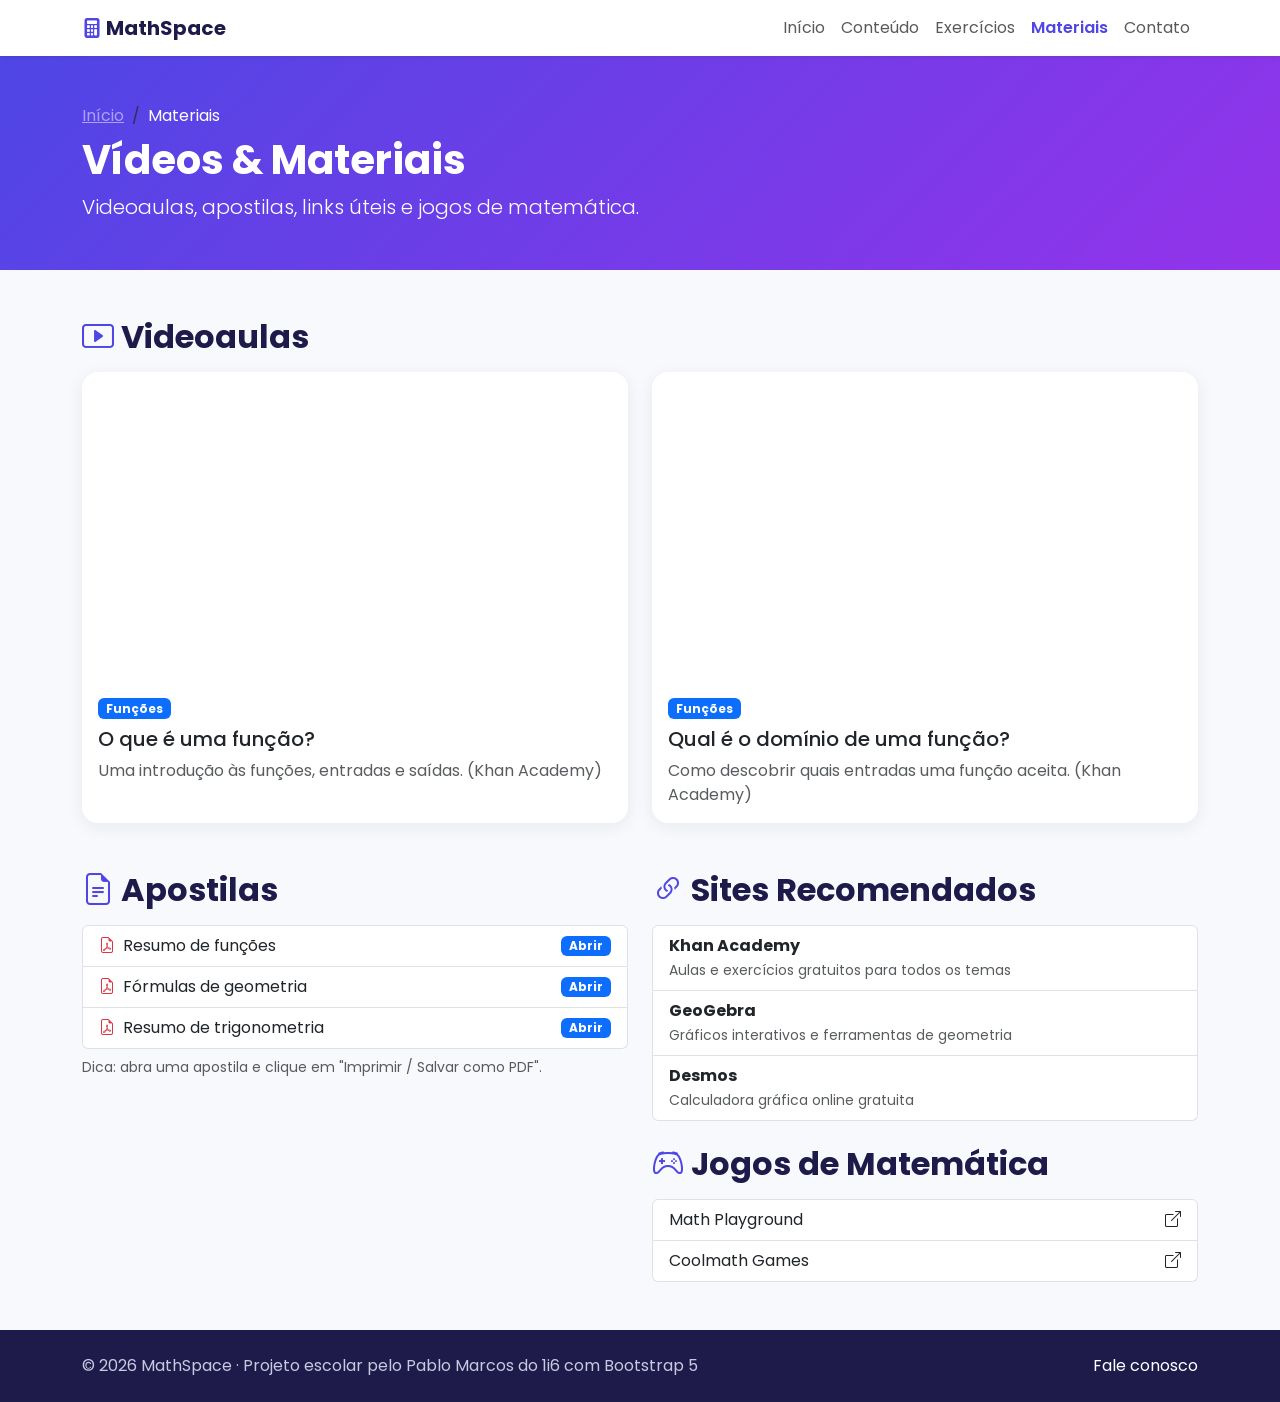
<file: materiais.html>
<!DOCTYPE html>
<html lang="pt-BR">
<head>
  <meta charset="UTF-8">
  <meta name="viewport" content="width=device-width, initial-scale=1">
  <title>MathSpace | Materiais</title>
  <link href="https://cdn.jsdelivr.net/npm/bootstrap@5.3.3/dist/css/bootstrap.min.css" rel="stylesheet">
  <link href="https://cdn.jsdelivr.net/npm/bootstrap-icons@1.11.3/font/bootstrap-icons.min.css" rel="stylesheet">
  <link href="https://fonts.googleapis.com/css2?family=Poppins:wght@400;500;600;700&display=swap" rel="stylesheet">
  <link rel="stylesheet" href="style.css">
</head>
<body>

<nav class="navbar navbar-expand-lg navbar-light sticky-top shadow-sm">
  <div class="container">
    <a class="navbar-brand" href="index.html"><i class="bi bi-calculator-fill text-brand"></i> MathSpace</a>
    <button class="navbar-toggler" type="button" data-bs-toggle="collapse" data-bs-target="#mainNav" aria-label="Alternar navegação">
      <span class="navbar-toggler-icon"></span>
    </button>
    <div class="collapse navbar-collapse" id="mainNav">
      <ul class="navbar-nav ms-auto">
        <li class="nav-item"><a class="nav-link" href="index.html">Início</a></li>
        <li class="nav-item"><a class="nav-link" href="content.html">Conteúdo</a></li>
        <li class="nav-item"><a class="nav-link" href="exercises.html">Exercícios</a></li>
        <li class="nav-item"><a class="nav-link active" href="materiais.html">Materiais</a></li>
        <li class="nav-item"><a class="nav-link" href="contact.html">Contato</a></li>
      </ul>
    </div>
  </div>
</nav>

<header class="page-header">
  <div class="container">
    <nav aria-label="breadcrumb"><ol class="breadcrumb mb-2">
      <li class="breadcrumb-item"><a href="index.html" class="text-white-50">Início</a></li>
      <li class="breadcrumb-item active text-white" aria-current="page">Materiais</li>
    </ol></nav>
    <h1 class="fw-bold">Vídeos &amp; Materiais</h1>
    <p class="lead mb-0">Videoaulas, apostilas, links úteis e jogos de matemática.</p>
  </div>
</header>

<main class="container my-5">

  <!-- VIDEO LESSONS: Cards + Responsive Embed -->
  <h2 class="fw-bold mb-3"><i class="bi bi-play-btn text-brand"></i> Videoaulas</h2>
  <div class="row g-4 mb-5">
    <div class="col-md-6">
      <div class="card h-100 overflow-hidden">
        <div class="ratio ratio-16x9">
          <iframe src="https://www.youtube.com/embed/kvGsIo1TmsM" title="O que é uma função?" allowfullscreen></iframe>
        </div>
        <div class="card-body">
          <span class="badge text-bg-primary mb-2">Funções</span>
          <h3 class="h5 card-title">O que é uma função?</h3>
          <p class="card-text text-muted">Uma introdução às funções, entradas e saídas. (Khan Academy)</p>
        </div>
      </div>
    </div>
    <div class="col-md-6">
      <div class="card h-100 overflow-hidden">
        <div class="ratio ratio-16x9">
          <iframe src="https://www.youtube.com/embed/-DTMakGDZAw" title="Qual é o domínio de uma função?" allowfullscreen></iframe>
        </div>
        <div class="card-body">
          <span class="badge text-bg-primary mb-2">Funções</span>
          <h3 class="h5 card-title">Qual é o domínio de uma função?</h3>
          <p class="card-text text-muted">Como descobrir quais entradas uma função aceita. (Khan Academy)</p>
        </div>
      </div>
    </div>
  </div>

  <div class="row g-4">
    <!-- HANDOUTS: List Group + Modals -->
    <div class="col-lg-6">
      <h2 class="fw-bold mb-3"><i class="bi bi-file-earmark-text text-brand"></i> Apostilas</h2>
      <div class="list-group">
        <button type="button" class="list-group-item list-group-item-action d-flex justify-content-between align-items-center" data-bs-toggle="modal" data-bs-target="#hFunctions">
          <span><i class="bi bi-file-earmark-pdf text-danger me-2"></i>Resumo de funções</span><span class="badge text-bg-primary">Abrir</span>
        </button>
        <button type="button" class="list-group-item list-group-item-action d-flex justify-content-between align-items-center" data-bs-toggle="modal" data-bs-target="#hGeometry">
          <span><i class="bi bi-file-earmark-pdf text-danger me-2"></i>Fórmulas de geometria</span><span class="badge text-bg-primary">Abrir</span>
        </button>
        <button type="button" class="list-group-item list-group-item-action d-flex justify-content-between align-items-center" data-bs-toggle="modal" data-bs-target="#hTrig">
          <span><i class="bi bi-file-earmark-pdf text-danger me-2"></i>Resumo de trigonometria</span><span class="badge text-bg-primary">Abrir</span>
        </button>
      </div>
      <p class="small text-muted mt-2">Dica: abra uma apostila e clique em "Imprimir / Salvar como PDF".</p>
    </div>

    <!-- USEFUL LINKS + GAMES: List Group -->
    <div class="col-lg-6">
      <h2 class="fw-bold mb-3"><i class="bi bi-link-45deg text-brand"></i> Sites Recomendados</h2>
      <div class="list-group mb-4">
        <a href="https://www.khanacademy.org/math" target="_blank" rel="noopener" class="list-group-item list-group-item-action">
          <strong>Khan Academy</strong><br><small class="text-muted">Aulas e exercícios gratuitos para todos os temas</small></a>
        <a href="https://www.geogebra.org" target="_blank" rel="noopener" class="list-group-item list-group-item-action">
          <strong>GeoGebra</strong><br><small class="text-muted">Gráficos interativos e ferramentas de geometria</small></a>
        <a href="https://www.desmos.com/calculator" target="_blank" rel="noopener" class="list-group-item list-group-item-action">
          <strong>Desmos</strong><br><small class="text-muted">Calculadora gráfica online gratuita</small></a>
      </div>

      <h2 class="fw-bold mb-3"><i class="bi bi-controller text-brand"></i> Jogos de Matemática</h2>
      <div class="list-group">
        <a href="https://www.mathplayground.com" target="_blank" rel="noopener" class="list-group-item list-group-item-action d-flex justify-content-between">Math Playground <i class="bi bi-box-arrow-up-right"></i></a>
        <a href="https://www.coolmathgames.com" target="_blank" rel="noopener" class="list-group-item list-group-item-action d-flex justify-content-between">Coolmath Games <i class="bi bi-box-arrow-up-right"></i></a>
      </div>
    </div>
  </div>
</main>

<!-- Handout modals -->
<div class="modal fade" id="hFunctions" tabindex="-1">
  <div class="modal-dialog modal-dialog-scrollable"><div class="modal-content">
    <div class="modal-header"><h5 class="modal-title">Resumo de funções</h5><button type="button" class="btn-close" data-bs-dismiss="modal"></button></div>
    <div class="modal-body">
      <p><strong>Função:</strong> cada entrada x tem exatamente uma saída f(x).</p>
      <div class="formula">Linear: f(x) = ax + b</div>
      <div class="formula">Quadrática: f(x) = ax² + bx + c, Δ = b² − 4ac</div>
      <div class="formula">Exponencial: f(x) = aˣ</div>
      <div class="formula">Logaritmo: log<sub>a</sub>(b) = c ⇔ aᶜ = b</div>
    </div>
    <div class="modal-footer"><button class="btn btn-brand" onclick="window.print()"><i class="bi bi-printer"></i> Imprimir / Salvar como PDF</button></div>
  </div></div>
</div>

<div class="modal fade" id="hGeometry" tabindex="-1">
  <div class="modal-dialog modal-dialog-scrollable"><div class="modal-content">
    <div class="modal-header"><h5 class="modal-title">Fórmulas de geometria</h5><button type="button" class="btn-close" data-bs-dismiss="modal"></button></div>
    <div class="modal-body">
      <div class="formula">Retângulo: A = b × h</div>
      <div class="formula">Triângulo: A = (b × h) / 2</div>
      <div class="formula">Círculo: A = πr², C = 2πr</div>
      <div class="formula">Cilindro: V = πr²h</div>
      <div class="formula">Esfera: V = (4/3)πr³</div>
    </div>
    <div class="modal-footer"><button class="btn btn-brand" onclick="window.print()"><i class="bi bi-printer"></i> Imprimir / Salvar como PDF</button></div>
  </div></div>
</div>

<div class="modal fade" id="hTrig" tabindex="-1">
  <div class="modal-dialog modal-dialog-scrollable"><div class="modal-content">
    <div class="modal-header"><h5 class="modal-title">Resumo de trigonometria</h5><button type="button" class="btn-close" data-bs-dismiss="modal"></button></div>
    <div class="modal-body">
      <div class="formula">sen θ = cateto oposto / hipotenusa</div>
      <div class="formula">cos θ = cateto adjacente / hipotenusa</div>
      <div class="formula">tg θ = cateto oposto / cateto adjacente</div>
      <div class="formula">sen²θ + cos²θ = 1</div>
      <p class="mb-0 mt-2">sen 30° = 1/2 · sen 45° = √2/2 · sen 60° = √3/2</p>
    </div>
    <div class="modal-footer"><button class="btn btn-brand" onclick="window.print()"><i class="bi bi-printer"></i> Imprimir / Salvar como PDF</button></div>
  </div></div>
</div>

<footer class="py-4">
  <div class="container d-flex flex-column flex-md-row justify-content-between gap-2">
    <span>© 2026 MathSpace · Projeto escolar pelo Pablo Marcos do 1i6 com Bootstrap 5</span>
    <span><a href="contact.html">Fale conosco</a></span>
  </div>
</footer>

<script src="https://cdn.jsdelivr.net/npm/bootstrap@5.3.3/dist/js/bootstrap.bundle.min.js"></script>
</body>
</html>
</file>
<file: style.css>
:root {
  --brand: #4f46e5;
  --brand-2: #9333ea;
  --ink: #1e1b4b;
}
body {
  font-family: "Poppins", system-ui, sans-serif;
  background: #f8f9fc;
  color: #2b2d42;
}
h1, h2, h3, .navbar-brand { color: var(--ink); }
.navbar { backdrop-filter: blur(8px); background: rgba(255, 255, 255, .9) !important; }
.navbar-brand { font-weight: 700; }
.navbar .nav-link.active { color: var(--brand) !important; font-weight: 600; }

.btn-brand { background: var(--brand); color: #fff; border: 0; }
.btn-brand:hover { background: #4338ca; color: #fff; }
.text-brand { color: var(--brand) !important; }
.bg-brand-soft { background: #eef2ff; }

/* Hero */
.hero {
  background: linear-gradient(135deg, var(--brand), var(--brand-2));
  color: #fff;
  position: relative;
  overflow: hidden;
}
.hero h1 { color: #fff; }
.hero::after {
  content: "π  ∑  √  ∞  θ  ∫  ≈  %";
  position: absolute;
  right: -2rem;
  bottom: -1rem;
  font-size: 6rem;
  opacity: .08;
  white-space: nowrap;
  pointer-events: none;
}
.page-header {
  background: linear-gradient(135deg, var(--brand), var(--brand-2));
  color: #fff;
  padding: 3rem 0;
}
.page-header h1 { color: #fff; }

/* Cards */
.card { border: 0; border-radius: 1rem; box-shadow: 0 4px 18px rgba(30, 27, 75, .07); }
.card-lift { transition: transform .2s, box-shadow .2s; }
.card-lift:hover { transform: translateY(-6px); box-shadow: 0 10px 28px rgba(30, 27, 75, .14); }
.icon-circle {
  width: 56px; height: 56px;
  border-radius: 50%;
  display: inline-flex; align-items: center; justify-content: center;
  font-size: 1.5rem;
}
.formula {
  font-family: "Cambria Math", Georgia, serif;
  background: #f1f5f9;
  border-left: 4px solid var(--brand);
  padding: .6rem 1rem;
  border-radius: .5rem;
  margin: .5rem 0;
}

/* Content page */
section.topic { scroll-margin-top: 90px; }
.topic-nav .list-group-item.active { background: var(--brand); border-color: var(--brand); }

/* Exercises */
.option-label { cursor: pointer; }
.form-check-input:checked { background-color: var(--brand); border-color: var(--brand); }

footer { background: var(--ink); color: #c7c9e0; }
footer a { color: #fff; text-decoration: none; }
</file>
